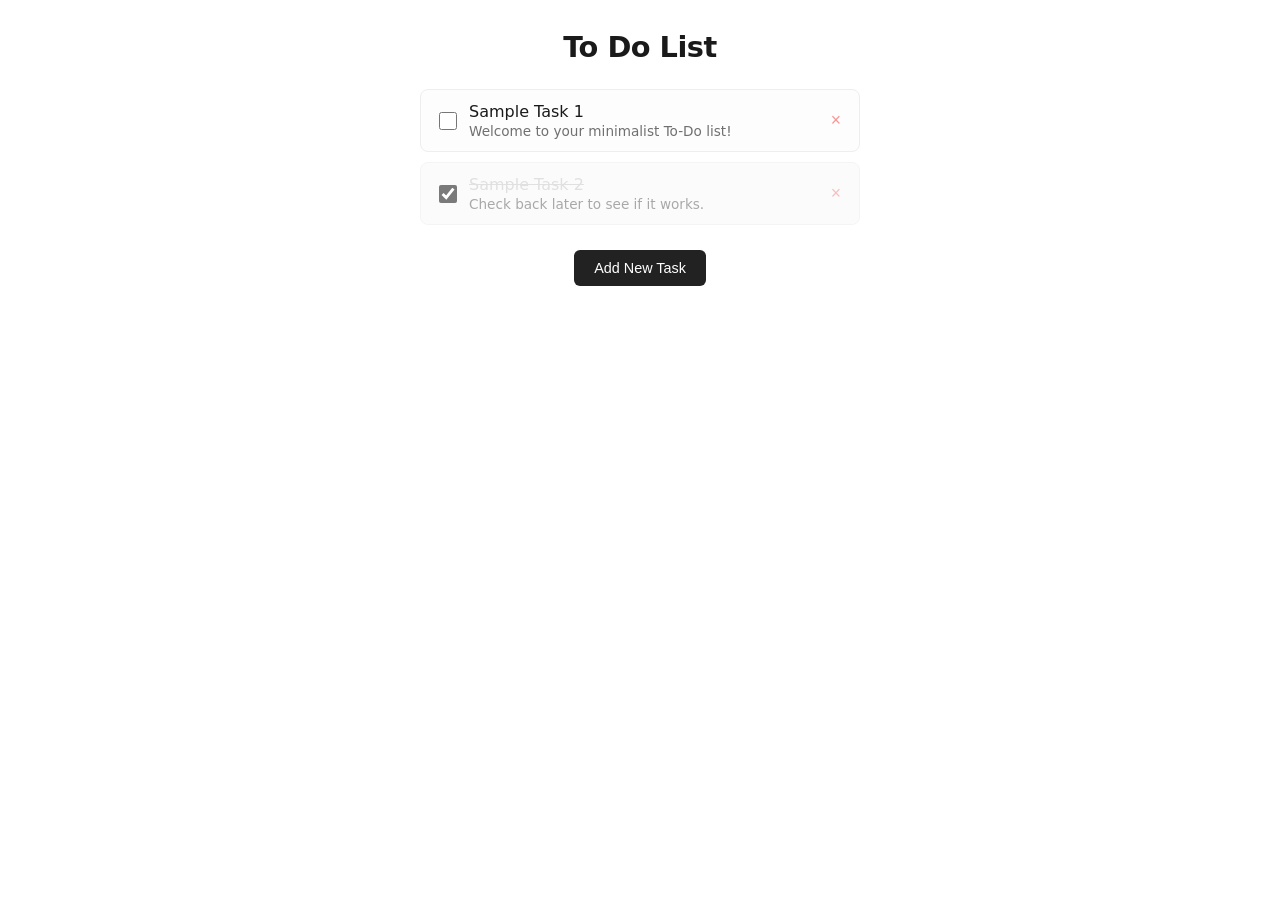
<file: task-1/index.html>
<!DOCTYPE html>
<html lang="en">
<head>
    <meta charset="UTF-8">
    <meta name="viewport" content="width=device-width, initial-scale=1.0">
    <title>Minimalist To-Do List</title>
    <link rel="stylesheet" href="style.css">
    <script src="script.js" defer></script>
</head>
<body>
    <h1>To Do List</h1>
    
    <div id="task-container">
        <!-- Tasks will be rendered here dynamically -->
    </div>

    <button class="add-btn" id="add-task-trigger">Add New Task</button>

    <div id="form-overlay" class="overlay">
        <form id="task-form">
            <h2>New Task</h2>
            <div style="display: flex; flex-direction: column; gap: 5px;">
                <label for="task-name">Title</label>
                <input type="text" id="task-name" placeholder="What needs to be done?" required>
            </div>
            
            <div style="display: flex; flex-direction: column; gap: 5px;">
                <label for="task-description">Description</label>
                <input type="text" id="task-description" placeholder="Add more details (optional)">
            </div>

            <div class="form-actions">
                <button type="button" class="cancel-btn" id="close-form-btn">Cancel</button>
                <button type="submit" id="submit-btn">Add Task</button>
            </div>
        </form>
    </div>
</body>
</html>
</file>
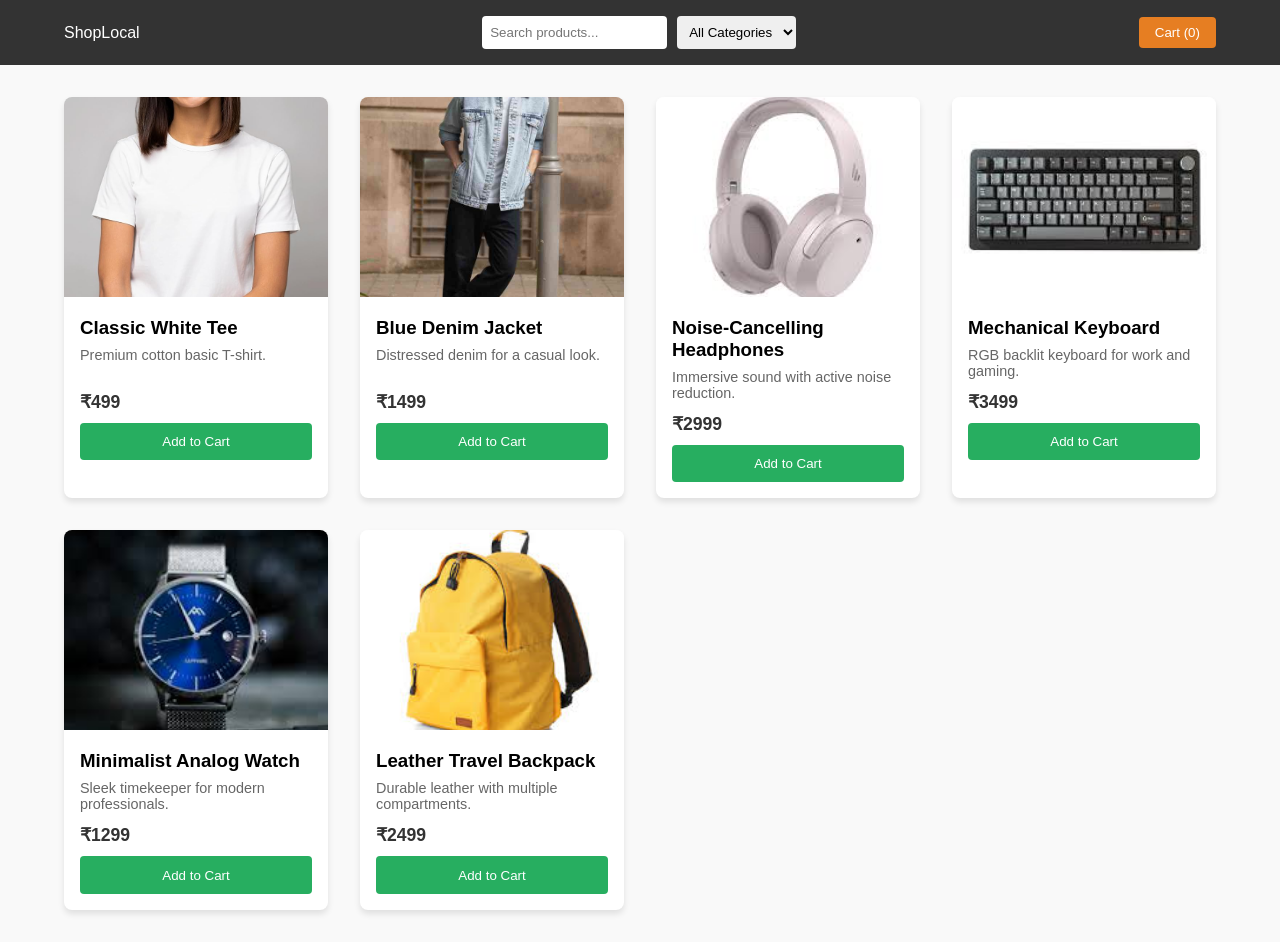
<file: task-10/index.html>
<!DOCTYPE html>
<html lang="en">
<head>
    <meta charset="UTF-8">
    <meta name="viewport" content="width=device-width, initial-scale=1.0">
    <title>Minimal eCommerce</title>
    <link rel="stylesheet" href="style.css">
</head>
<body>
    <header>
        <div class="logo">ShopLocal</div>
        <div class="controls">
            <input type="text" id="search" placeholder="Search products...">
            <select id="filter">
                <option value="all">All Categories</option>
                <option value="Clothing">Clothing</option>
                <option value="Electronics">Electronics</option>
                <option value="Accessories">Accessories</option>
            </select>
        </div>
        <button id="cart-btn">Cart (<span id="cart-count">0</span>)</button>
    </header>

    <main class="container">
        <section id="product-grid" class="grid"></section>
    </main>

    <!-- Shopping Cart Sidebar -->
    <div id="cart-drawer" class="drawer">
        <div class="drawer-header">
            <h2>Your Cart</h2>
            <button id="close-drawer">&times;</button>
        </div>
        <div id="cart-items"></div>
        <div class="drawer-footer">
            <div class="summary">
                <p>Subtotal: ₹<span id="subtotal">0</span></p>
                <p>Tax (18%): ₹<span id="tax">0</span></p>
                <p><strong>Total: ₹<span id="total">0</span></strong></p>
            </div>
            <button class="checkout-btn">Checkout</button>
        </div>
    </div>
    <div id="overlay"></div>

    <script type="module" src="main.js"></script>
</body>
</html>
</file>
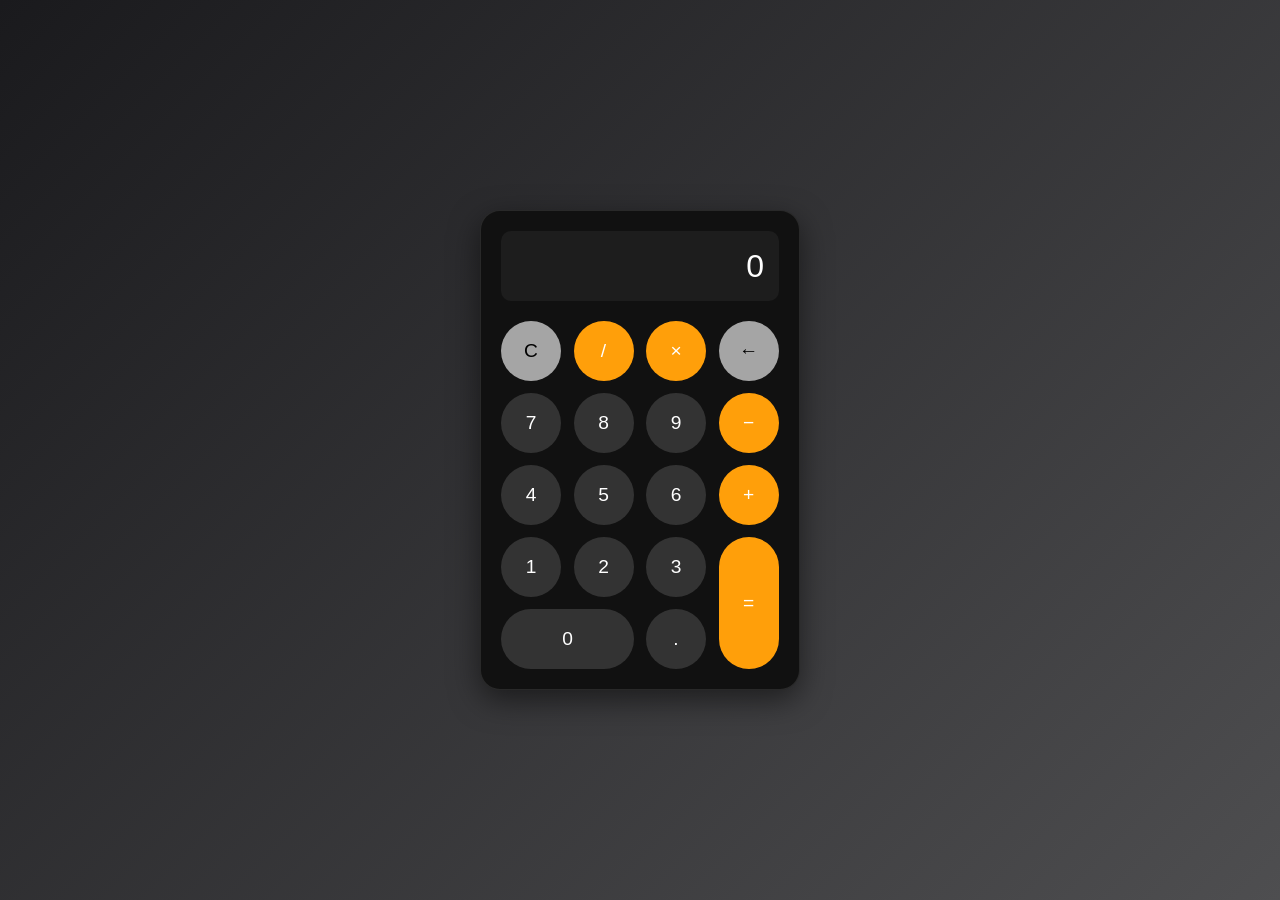
<file: task-2/index.html>
<!DOCTYPE html>
<html lang="en">
<head>
    <meta charset="UTF-8">
    <meta name="viewport" content="width=device-width, initial-scale=1.0">
    <title>Simple Calculator</title>
    <link rel="stylesheet" href="style.css">
</head>
<body>

    <main class="calculator">
        <!-- Semantic output for the result display -->
        <output class="display" id="display">0</output>

        <section class="buttons" id="button-grid">
            <!-- Data attributes used for clean logic separation in the module -->
            <button class="control" data-type="clear">C</button>
            <button class="operator" data-type="operator" data-value="/">/</button>
            <button class="operator" data-type="operator" data-value="*">&times;</button>
            <button class="control" data-type="delete">&larr;</button>

            <button data-type="number" data-value="7">7</button>
            <button data-type="number" data-value="8">8</button>
            <button data-type="number" data-value="9">9</button>
            <button class="operator" data-type="operator" data-value="-">&minus;</button>

            <button data-type="number" data-value="4">4</button>
            <button data-type="number" data-value="5">5</button>
            <button data-type="number" data-value="6">6</button>
            <button class="operator" data-type="operator" data-value="+">+</button>

            <button data-type="number" data-value="1">1</button>
            <button data-type="number" data-value="2">2</button>
            <button data-type="number" data-value="3">3</button>
            
            <button class="equals" data-type="calculate">=</button>

            <button class="zero" data-type="number" data-value="0">0</button>
            <button data-type="number" data-value=".">.</button>
        </section>
    </main>

    <!-- Load main logic as a module to support imports -->
    <script type="module" src="script.js"></script>
</body>
</html>
</file>
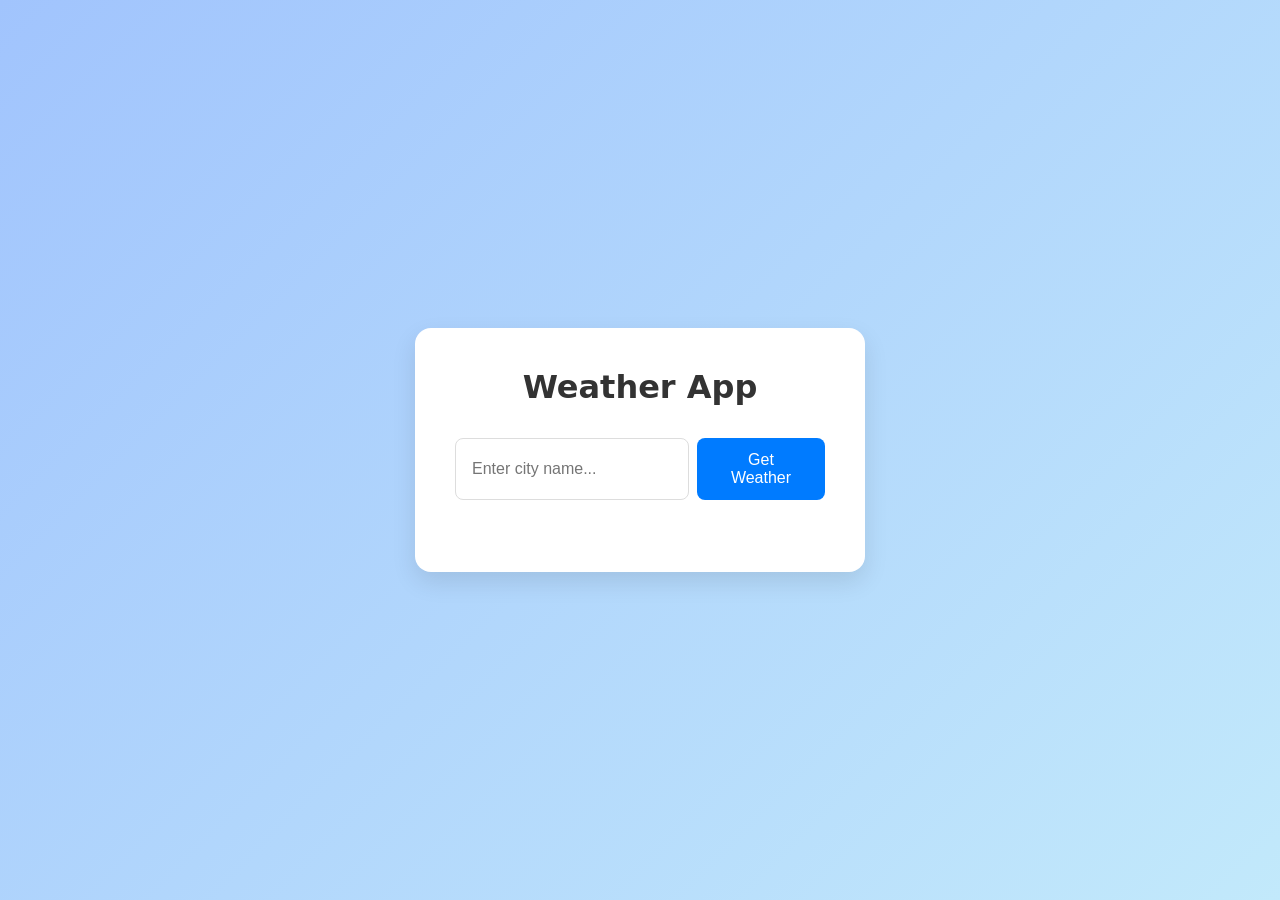
<file: task-4/index.html>
<!DOCTYPE html>
<html lang="en">
<head>
    <meta charset="UTF-8">
    <meta name="viewport" content="width=device-width, initial-scale=1.0">
    <title>Weather App</title>
    <link rel="stylesheet" href="style.css">
</head>
<body>
    <div class="container">
        <h1>Weather App</h1>
        <div class="input-container">
            <input type="text" id="cityInput" placeholder="Enter city name..." autocomplete="off">
            <button id="getWeatherBtn">Get Weather</button>
        </div>
        
        <div id="weatherDisplay" class="weather-info hidden">
            <h2 id="cityNameDisplay">City Name</h2>
            <p id="tempDisplay">Temperature: --°C</p>
            <p id="humidityDisplay">Humidity: --%</p>
            <p id="conditionDisplay">Condition: --</p>
        </div>
        
        <div id="errorDisplay" class="error-message hidden">
            <!-- Error messages will appear here -->
        </div>
    </div>
    <script type="module" src="script.js"></script>
</body>
</html>
</file>
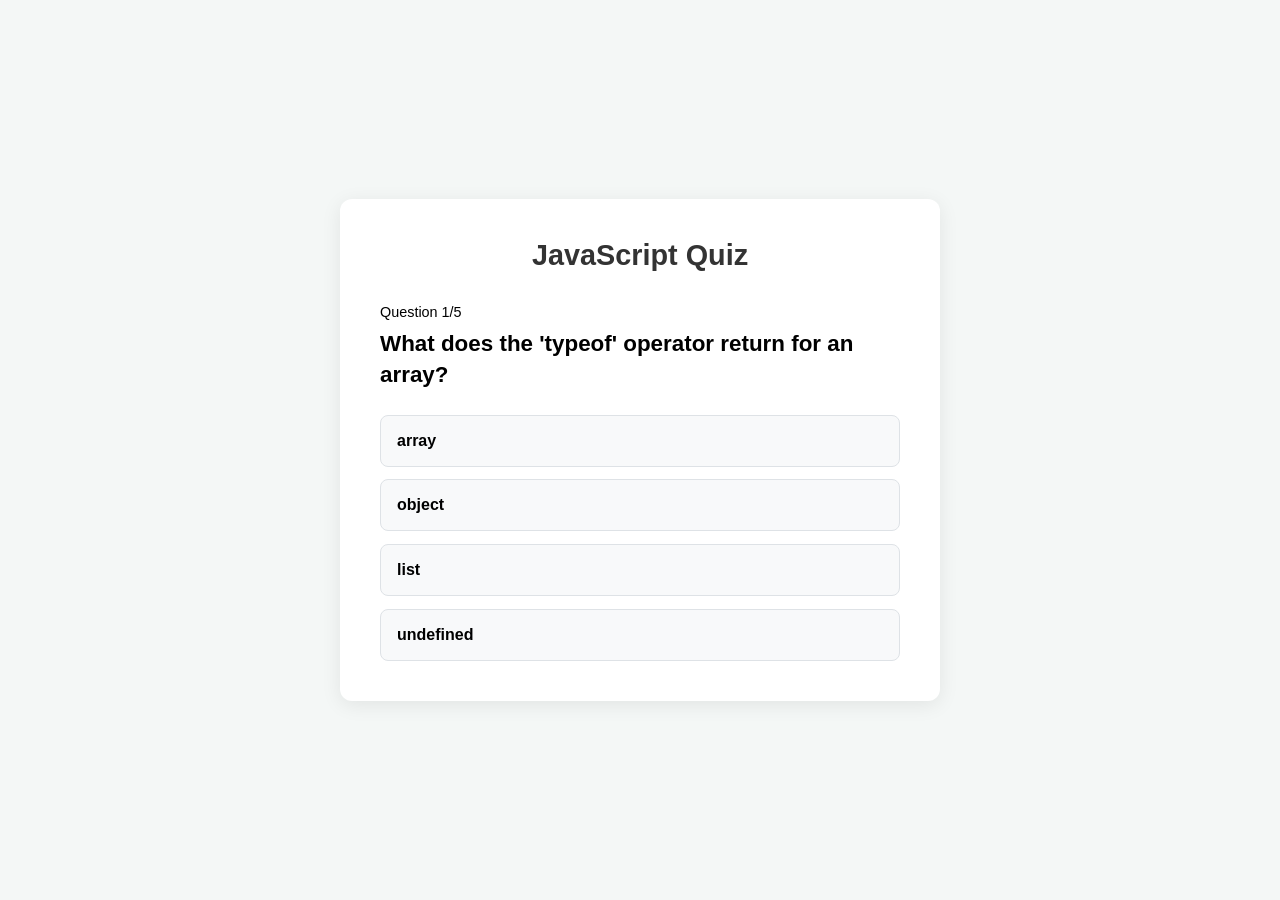
<file: task-5/index.html>
<!DOCTYPE html>
<html lang="en">
<head>
    <meta charset="UTF-8">
    <meta name="viewport" content="width=device-width, initial-scale=1.0">
    <title>Dynamic Quiz App</title>
    <link rel="stylesheet" href="style.css">
</head>
<body>
    <div class="container">
        <h1>JavaScript Quiz</h1>
        
        <!-- Quiz Main Section -->
        <div id="quizContainer">
            <div id="questionContainer">
                <span id="questionCountLabel">Question 1/5</span>
                <h2 id="questionText">Loading question...</h2>
                <div id="optionsContainer">
                    <!-- Options will be injected here by JS -->
                </div>
            </div>
            
            <div id="feedbackContainer" class="hidden">
                <p id="explanationLabel"></p>
                <button id="nextBtn">Next Question</button>
            </div>
        </div>

        <!-- Result Section -->
        <div id="resultContainer" class="hidden">
            <h2>Quiz Completed!</h2>
            <p id="finalScoreDisplay"></p>
            <button id="restartBtn">Restart Quiz</button>
        </div>
    </div>

    <script src="script.js"></script>
</body>
</html>
</file>
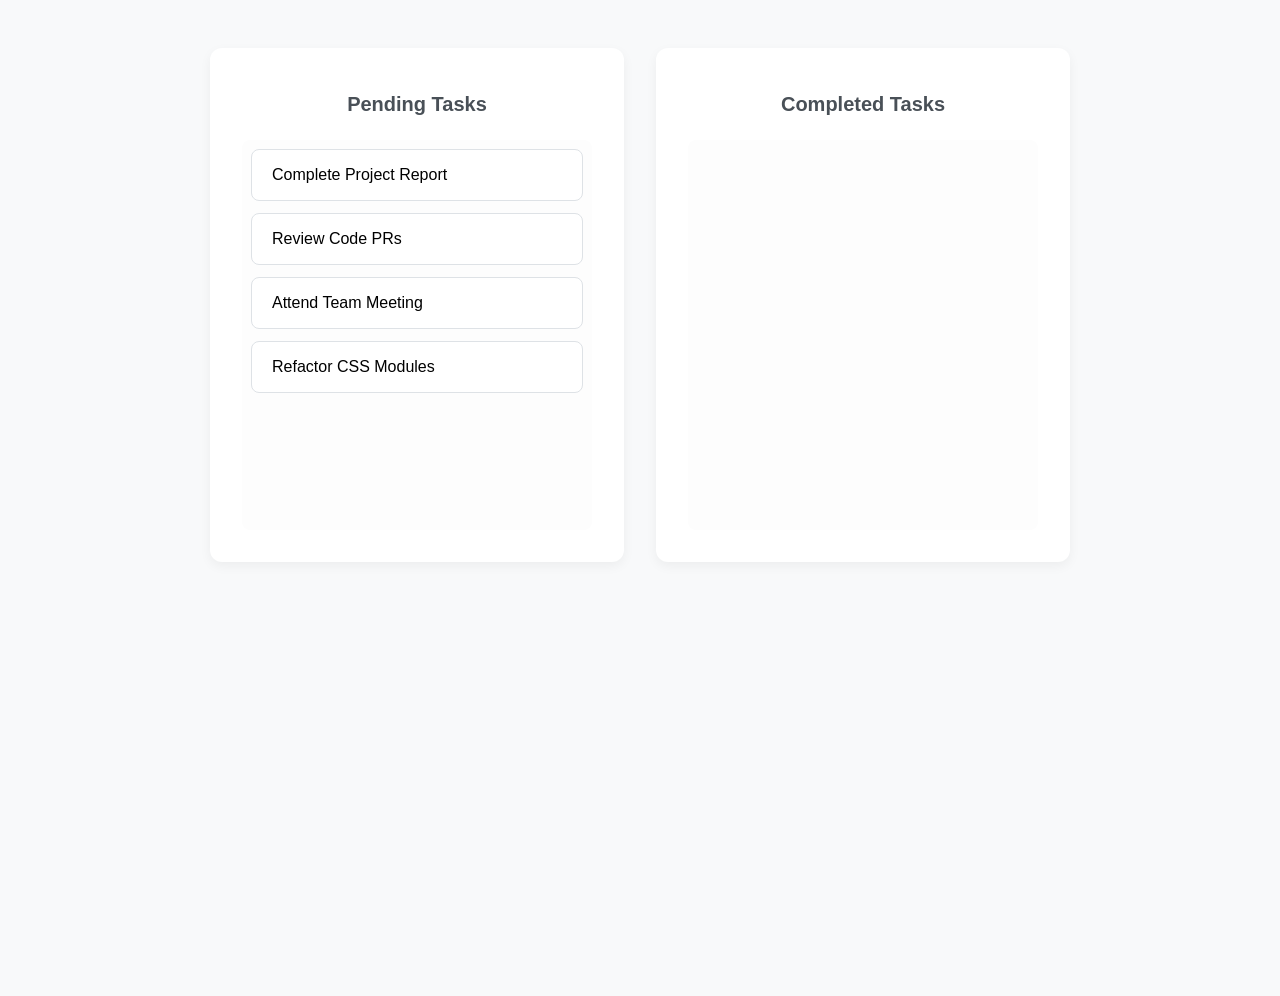
<file: task-6/index.html>
<!DOCTYPE html>
<html lang="en">
<head>
    <meta charset="UTF-8">
    <meta name="viewport" content="width=device-width, initial-scale=1.0">
    <title>Drag & Drop | Multi-List</title>
    <link rel="stylesheet" href="style.css">
</head>
<body>
    <div class="main-container">
        <!-- Container 1 -->
        <div class="container">
            <h1>Pending Tasks</h1>
            <ul id="list1" class="draggable-list">
                <li class="draggable-item" draggable="true">Complete Project Report</li>
                <li class="draggable-item" draggable="true">Review Code PRs</li>
                <li class="draggable-item" draggable="true">Attend Team Meeting</li>
                <li class="draggable-item" draggable="true">Refactor CSS Modules</li>
            </ul>
        </div>

        <!-- Container 2 - Initially Empty -->
        <div class="container">
            <h1>Completed Tasks</h1>
            <ul id="list2" class="draggable-list">
                <!-- Drop tasks here to move them to Completed -->
            </ul>
        </div>
    </div>
    <script src="script.js"></script>
</body>
</html>
</file>
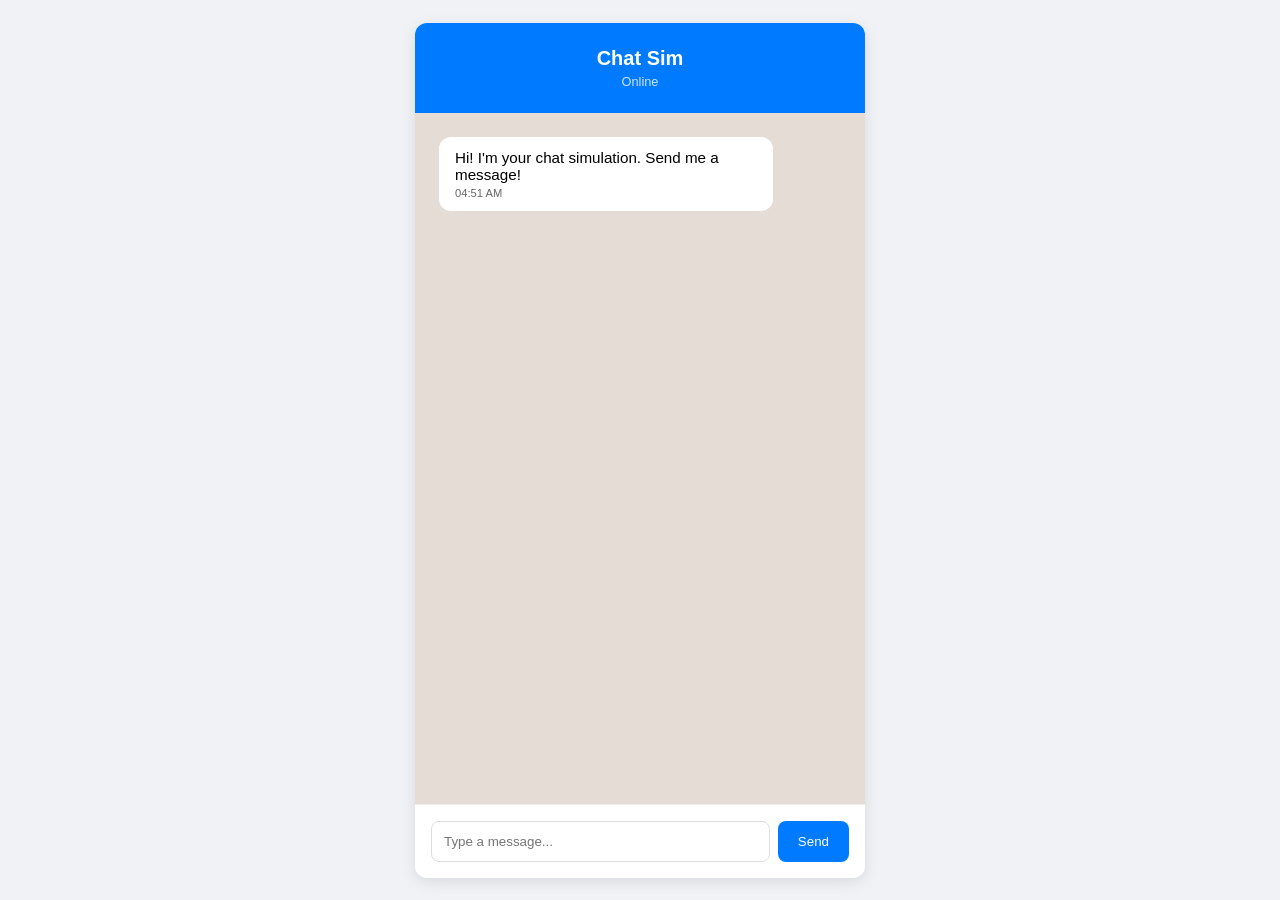
<file: task-7/index.html>
<!DOCTYPE html>
<html lang="en">
<head>
    <meta charset="UTF-8">
    <meta name="viewport" content="width=device-width, initial-scale=1.0">
    <title>Real-time Chat Simulation</title>
    <link rel="stylesheet" href="style.css">
</head>
<body>
    <div class="chat-container">
        <header>
            <h2>Chat Sim</h2>
            <p id="chatStatus">Online</p>
        </header>

        <div id="chatWindow" class="chat-window">
            <!-- Messages will appear here -->
        </div>

        <div class="input-area">
            <input type="text" id="userInput" placeholder="Type a message..." autocomplete="off">
            <button id="sendBtn">Send</button>
        </div>
    </div>
    <script src="script.js"></script>
</body>
</html>
</file>
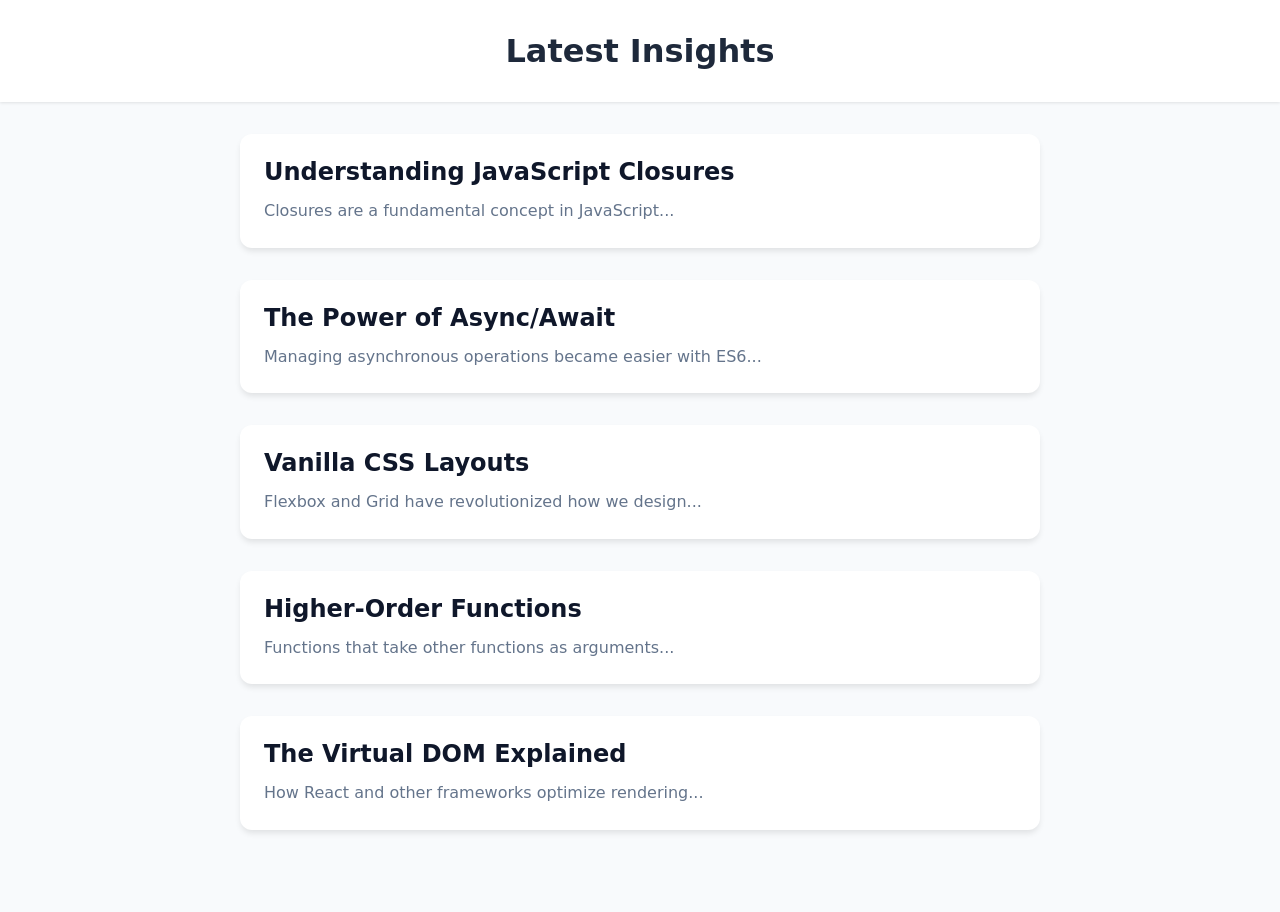
<file: task-9/index.html>
<!DOCTYPE html>
<html lang="en">
<head>
    <meta charset="UTF-8">
    <meta name="viewport" content="width=device-width, initial-scale=1.0">
    <title>Infinite Scroll Loader</title>
    <link rel="stylesheet" href="style.css">
</head>
<body>
    <header>
        <h1>Latest Insights</h1>
    </header>

    <main id="post-container">
        <!-- Posts will be dynamically added here -->
    </main>

    <div id="loader" class="loader">
        <div class="dot"></div>
        <div class="dot"></div>
        <div class="dot"></div>
    </div>

    <script src="script.js"></script>
</body>
</html>
</file>
<file: task-1/style.css>
/* Variables for a clean, neutral theme */
:root {
    --bg-color: #ffffff;
    --card-bg: #fdfdfd;
    --text-main: #1a1a1a;
    --text-secondary: #707070;
    --accent: #222222;
    --accent-hover: #000000;
    --border-color: #eeeeee;
    --complete-text: #cccccc;
}

/* Reset and base styles */
* {
    box-sizing: border-box;
    margin: 0;
    padding: 0;
}

body {
    font-family: -apple-system, system-ui, sans-serif;
    background-color: var(--bg-color);
    color: var(--text-main);
    display: flex;
    flex-direction: column;
    align-items: center;
    padding: 30px 15px;
}

/* Heading styles */
h1 {
    font-size: 1.8rem;
    font-weight: 600;
    margin-bottom: 25px;
    letter-spacing: -0.5px;
}

/* Container for tasks */
#task-container {
    width: 100%;
    max-width: 440px;
    display: flex;
    flex-direction: column;
    gap: 10px;
    margin-bottom: 25px;
}

/* Individual task card styles */
.task-item {
    background: var(--card-bg);
    padding: 12px 18px;
    border-radius: 8px;
    display: flex;
    align-items: center;
    gap: 12px;
    border: 1px solid var(--border-color);
    transition: all 0.2s ease;
}

.task-item:hover {
    border-color: #ddd;
}

/* Custom checkbox appearance */
.task-check {
    width: 18px;
    height: 18px;
    cursor: pointer;
    accent-color: var(--accent);
}

.task-component {
    flex-grow: 1;
}

/* Task details */
.task-component h3 {
    font-size: 1rem;
    font-weight: 500;
    margin-bottom: 2px;
}

.task-component p {
    font-size: 0.85rem;
    color: var(--text-secondary);
}

/* Strikethrough for completed tasks */
.task-item.completed {
    background-color: #fafafa;
    opacity: 0.6;
}

.task-item.completed .task-component h3 {
    text-decoration: line-through;
    color: var(--complete-text);
}

/* Red delete button */
.delete-btn {
    background: none;
    border: none;
    color: #e00;
    cursor: pointer;
    font-size: 1.1rem;
    opacity: 0.4;
    transition: opacity 0.2s;
}

.delete-btn:hover {
    opacity: 1;
}

/* "Add New Task" button */
.add-btn {
    background-color: var(--accent);
    color: white;
    border: none;
    padding: 10px 20px;
    border-radius: 6px;
    font-weight: 500;
    font-size: 0.9rem;
    cursor: pointer;
    transition: background-color 0.2s;
}

.add-btn:hover {
    background-color: var(--accent-hover);
}

/* Full-screen modal overlay */
#form-overlay {
    position: fixed;
    top: 0;
    left: 0;
    width: 100vw;
    height: 100vh;
    background: rgba(255, 255, 255, 0.9);
    display: none;
    justify-content: center;
    align-items: center;
    z-index: 100;
}

#form-overlay.active {
    display: flex;
}

/* Task creation form */
#task-form {
    padding: 25px;
    width: 90%;
    max-width: 360px;
    display: flex;
    flex-direction: column;
    gap: 12px;
    border: 1px solid #eee;
    background: #fff;
    border-radius: 8px;
}

#task-form h2 {
    font-size: 1.3rem;
    margin-bottom: 5px;
}

#task-form label {
    font-size: 0.75rem;
    font-weight: 600;
    color: var(--text-secondary);
    text-transform: uppercase;
}

/* User input fields */
#task-form input {
    padding: 10px;
    border: 1px solid #ddd;
    border-radius: 6px;
    font-size: 0.95rem;
    outline: none;
}

/* Submit and cancel actions */
.form-actions {
    display: flex;
    gap: 8px;
    margin-top: 10px;
}

#submit-btn {
    background-color: var(--accent);
    color: white;
    border: none;
    padding: 10px;
    border-radius: 6px;
    font-weight: 600;
    cursor: pointer;
    flex: 2;
}

.cancel-btn {
    background: #f4f4f4;
    border: none;
    padding: 10px;
    border-radius: 6px;
    font-weight: 500;
    cursor: pointer;
    flex: 1;
}
</file>
<file: task-10/style.css>
* {
    margin: 0;
    padding: 0;
    box-sizing: border-box;
    font-family: 'Segoe UI', Tahoma, Geneva, Verdana, sans-serif;
}

body {
    background-color: #f9f9f9;
}

header {
    background: #333;
    color: white;
    padding: 1rem 5%;
    display: flex;
    justify-content: space-between;
    align-items: center;
    position: sticky;
    top: 0;
    z-index: 100;
}

.controls {
    display: flex;
    gap: 10px;
}

#search, #filter {
    padding: 0.5rem;
    border-radius: 4px;
    border: none;
}

#cart-btn {
    background: #e67e22;
    color: white;
    border: none;
    padding: 0.5rem 1rem;
    cursor: pointer;
    border-radius: 4px;
}

.container {
    padding: 2rem 5%;
}

.grid {
    display: grid;
    grid-template-columns: repeat(auto-fill, minmax(250px, 1fr));
    gap: 2rem;
}

.product-card {
    background: white;
    border-radius: 8px;
    overflow: hidden;
    box-shadow: 0 4px 6px rgba(0,0,0,0.1);
    transition: 0.3s;
}

.product-card:hover {
    transform: scale(1.02);
}

.product-card img {
    width: 100%;
    height: 200px;
    object-fit: cover;
    background: #eee;
}

.product-info {
    padding: 1rem;
}

.product-info h3 { margin-bottom: 0.5rem; }
.product-info p { color: #666; font-size: 0.9rem; height: 35px; }
.price { font-weight: bold; font-size: 1.1rem; color: #333; display: block; margin: 10px 0; }

.add-btn {
    width: 100%;
    background: #27ae60;
    color: white;
    border: none;
    padding: 0.7rem;
    cursor: pointer;
    border-radius: 4px;
}

/* Sidebar Drawer Style */
.drawer {
    position: fixed;
    right: -400px;
    top: 0;
    width: 350px;
    height: 100%;
    background: white;
    box-shadow: -2px 0 10px rgba(0,0,0,0.1);
    z-index: 1000;
    transition: 0.3s;
    display: flex;
    flex-direction: column;
}

.drawer.open { right: 0; }

.drawer-header {
    background: #333;
    color: white;
    padding: 1.2rem;
    display: flex;
    justify-content: space-between;
    align-items: center;
}

#close-drawer {
    background: none;
    border: 1px solid #555;
    color: white;
    font-size: 1.2rem;
    cursor: pointer;
    width: 32px;
    height: 32px;
    border-radius: 50%;
    display: flex;
    align-items: center;
    justify-content: center;
    transition: 0.2s;
}

#close-drawer:hover {
    background: #444;
    border-color: #777;
}

#cart-items {
    flex: 1;
    overflow-y: auto;
    padding: 1rem;
}

.cart-item {
    display: flex;
    align-items: center;
    gap: 15px;
    margin-bottom: 1.2rem;
    border-bottom: 1px solid #eee;
    padding-bottom: 0.8rem;
}

.cart-item img { 
    width: 60px; 
    height: 60px; 
    object-fit: cover; 
    border-radius: 4px;
}

.cart-item-info {
    flex: 1;
}

.cart-item-info h4 {
    font-size: 1rem;
    margin-bottom: 4px;
}

.qty-controls {
    display: flex;
    align-items: center;
    gap: 10px;
    margin-top: 8px;
}

.qty-controls button {
    padding: 4px 10px;
    cursor: pointer;
    background: #f1f1f1;
    border: 1px solid #ddd;
    border-radius: 4px;
    font-weight: bold;
}

.qty-controls button:hover {
    background: #e9e9e9;
}

.remove-btn {
    background: #ff4757;
    color: white;
    border: none;
    padding: 6px 12px;
    border-radius: 4px;
    cursor: pointer;
    font-size: 0.8rem;
    transition: 0.2s;
}

.remove-btn:hover {
    background: #ff6b81;
}

.drawer-footer {
    padding: 1rem;
    background: #f1f1f1;
}

.checkout-btn {
    width: 100%;
    background: #e67e22;
    color: white;
    border: none;
    padding: 1rem;
    margin-top: 10px;
    cursor: pointer;
}

#overlay {
    position: fixed;
    top: 0;
    left: 0;
    width: 100%;
    height: 100%;
    background: rgba(0,0,0,0.5);
    display: none;
    z-index: 999;
}

#overlay.active { display: block; }
</file>
<file: task-2/style.css>
/* Reset defaults and set main font */
* {
    margin: 0;
    padding: 0;
    box-sizing: border-box;
    font-family: 'Segoe UI', sans-serif;
}

/* Center calculator on screen */
body {
    display: flex;
    justify-content: center;
    align-items: center;
    min-height: 100vh;
    background: linear-gradient(135deg, #1A1A1D, #4E4E50);
}

/* Main calculator frame and shadow */
.calculator {
    width: 320px;
    background: #111;
    border-radius: 20px;
    padding: 20px;
    box-shadow: 0 10px 30px rgba(0, 0, 0, 0.5);
    border: 1px solid rgba(255, 255, 255, 0.1);
}

/* Result display area styling */
.display {
    width: 100%;
    height: 70px;
    background: rgba(255, 255, 255, 0.05);
    color: #fff;
    font-size: 2rem;
    display: flex;
    justify-content: flex-end;
    align-items: center;
    padding: 0 15px;
    border-radius: 10px;
    margin-bottom: 20px;
    word-break: break-all;
}

/* Grid layout for buttons */
.buttons {
    display: grid;
    grid-template-columns: repeat(4, 1fr);
    gap: 12px;
}

/* Default button design */
button {
    height: 60px;
    width: 60px;
    border: none;
    border-radius: 50%;
    background: #333;
    color: #fff;
    font-size: 1.2rem;
    cursor: pointer;
    transition: all 0.2s ease;
}

/* Hover effect with slight lift */
button:hover {
    background: #444;
    transform: translateY(-2px);
}

/* Tactile press effect */
button:active {
    transform: translateY(1px);
}

/* Operator and control button coloring */
.operator { background: #FF9F0A; }
.operator:hover { background: #FFB340; }

.control { background: #A5A5A5; color: #000; }
.control:hover { background: #D4D4D2; }

/* Special layout for equals and zero buttons */
.equals {
    background: #FF9F0A;
    grid-row: span 2;
    height: 100%;
    border-radius: 30px;
}

.zero {
    grid-column: span 2;
    width: 100%;
    border-radius: 30px;
}
</file>
<file: task-4/style.css>
:root {
    --primary-color: #007bff;
    --secondary-color: #f8f9fa;
    --text-color: #333;
    --error-color: #d9534f;
    --bg-gradient: linear-gradient(135deg, #a1c4fd 0%, #c2e9fb 100%);
}

* {
    margin: 0;
    padding: 0;
    box-sizing: border-box;
}

body {
    font-family: 'Inter', system-ui, -apple-system, sans-serif;
    background: var(--bg-gradient);
    min-height: 100vh;
    display: flex;
    justify-content: center;
    align-items: center;
    color: var(--text-color);
}

.container {
    background-color: #ffffff;
    padding: 2.5rem;
    border-radius: 1rem;
    box-shadow: 0 10px 25px rgba(0, 0, 0, 0.1);
    width: 90%;
    max-width: 450px;
    text-align: center;
}

h1 {
    margin-bottom: 2rem;
    font-weight: 700;
}

.input-container {
    display: flex;
    gap: 0.5rem;
    margin-bottom: 2rem;
}

input {
    flex: 1;
    padding: 0.8rem 1rem;
    border: 1px solid #ddd;
    border-radius: 0.5rem;
    font-size: 1rem;
    outline: none;
    transition: border-color 0.3s;
}

input:focus {
    border-color: var(--primary-color);
}

button {
    padding: 0.8rem 1.2rem;
    background-color: var(--primary-color);
    color: white;
    border: none;
    border-radius: 0.5rem;
    font-size: 1rem;
    cursor: pointer;
    transition: background-color 0.3s, transform 0.1s;
}

button:hover {
    background-color: #0056b3;
}

button:active {
    transform: translateY(1px);
}

.weather-info {
    margin-top: 2rem;
    padding: 1.5rem;
    background-color: var(--secondary-color);
    border-radius: 0.8rem;
    animation: fadeIn 0.5s ease-in-out;
}

.weather-info h2 {
    margin-bottom: 1rem;
    font-size: 1.8rem;
}

.weather-info p {
    margin: 0.5rem 0;
    font-size: 1.1rem;
}

.error-message {
    color: var(--error-color);
    margin-top: 1.5rem;
    font-weight: 500;
    padding: 1rem;
    background-color: #f8dbdb;
    border-radius: 0.5rem;
}

.hidden {
    display: none;
}

/* Quick transition for dynamic loading */
@keyframes fadeIn {
    from { opacity: 0; transform: translateY(10px); }
    to { opacity: 1; transform: translateY(0); }
}
</file>
<file: task-5/style.css>
:root {
    --primary-color: #4CAF50;
    --secondary-color: #2196F3;
    --background-color: #f4f7f6;
    --text-color: #333;
    --correct-bg: #e8f5e9;
    --correct-text: #2e7d32;
    --wrong-bg: #ffebee;
    --wrong-text: #c62828;
}

* {
    margin: 0;
    padding: 0;
    box-sizing: border-box;
}

body {
    font-family: 'Segoe UI', Tahoma, Geneva, Verdana, sans-serif;
    background-color: var(--background-color);
    min-height: 100vh;
    display: flex;
    justify-content: center;
    align-items: center;
    padding: 1rem;
}

.container {
    background-color: #ffffff;
    max-width: 600px;
    width: 100%;
    padding: 2.5rem;
    border-radius: 12px;
    box-shadow: 0 4px 20px rgba(0, 0, 0, 0.08);
}

h1 {
    text-align: center;
    margin-bottom: 2rem;
    color: var(--text-color);
    font-size: 1.8rem;
}

#questionCountLabel {
    font-size: 0.9rem;
    color: black;
    margin-bottom: 0.5rem;
    display: block;
}

h2 {
    margin-bottom: 1.5rem;
    font-size: 1.4rem;
    line-height: 1.4;
}

#optionsContainer {
    display: flex;
    flex-direction: column;
    gap: 0.8rem;
}

.option-btn {
    padding: 1rem;
    font-size: 1rem;
    text-align: left;
    background-color: #f8f9fa;
    border: 1px solid #dee2e6;
    border-radius: 8px;
    cursor: pointer;
    transition: all 0.2s ease;
}

.option-btn:hover {
    background-color: #e9ecef;
    border-color: #ced4da;
}

.option-btn.correct {
    background-color: var(--correct-bg);
    color: var(--correct-text);
    border-color: var(--correct-text);
}

.option-btn.wrong {
    background-color: var(--wrong-bg);
    color: var(--wrong-text);
    border-color: var(--wrong-text);
}

/* For feedback area */
#feedbackContainer {
    margin-top: 2rem;
    padding-top: 1.5rem;
    border-top: 1px dashed #ddd;
    text-align: center;
}

#explanationLabel {
    font-style: italic;
    color: #666;
    margin-bottom: 1rem;
    display: block;
}

#resultContainer {
    text-align: center;
}

button {
    padding: 0.8rem 2rem;
    font-size: 1rem;
    border-radius: 8px;
    border: none;
    cursor: pointer;
    background-color: var(--secondary-color);
    color: black;
    font-weight: 600;
}

button:hover {
    opacity: 0.9;
}

.hidden {
    display: none;
}
</file>
<file: task-6/style.css>
:root {
    --bg-color: #f8f9fa;
    --item-bg: #fff;
    --border-color: #dee2e6;
    --dragging-color: #e9ecef;
    --primary-color: #0d6efd;
    --empty-bg: #fdfdfd;
}

body {
    margin: 0;
    font-family: 'Segoe UI', Tahoma, Geneva, Verdana, sans-serif;
    background-color: var(--bg-color);
}

.main-container {
    display: flex;
    justify-content: center;
    align-items: flex-start;
    gap: 2rem;
    padding: 3rem;
    min-height: 100vh;
}

.container {
    background-color: var(--item-bg);
    padding: 2rem;
    border-radius: 12px;
    box-shadow: 0 4px 12px rgba(0, 0, 0, 0.05);
    width: 350px;
    min-height: 50vh;
    display: flex;
    flex-direction: column;
}

h1 {
    font-size: 1.25rem;
    font-weight: 700;
    margin-bottom: 1.5rem;
    text-align: center;
    color: #495057;
}

.draggable-list {
    list-style: none;
    padding: 0.5rem;
    margin: 0;
    flex-grow: 1; /* Allow the list to take all space in the container */
    background-color: var(--empty-bg);
    border: 1.5px dashed transparent;
    border-radius: 8px;
    transition: background-color 0.2s, border-color 0.2s;
}

.draggable-list.over-list {
    background-color: #f0f7ff;
    border-color: var(--primary-color);
}

.draggable-item {
    padding: 1rem 1.25rem;
    background-color: var(--item-bg);
    border: 1px solid var(--border-color);
    border-radius: 8px;
    margin-bottom: 0.75rem;
    cursor: grab;
}

.draggable-item:active {
    cursor: grabbing;
}

.draggable-item.dragging {
    opacity: 0.4;
    background-color: var(--dragging-color);
}

/* Minimalist feedback when hovering items */
.draggable-item.over {
    border-top: 2.5px solid var(--primary-color);
}
</file>
<file: task-7/style.css>
body {
    background-color: #f0f2f5;
    font-family: -apple-system, BlinkMacSystemFont, "Segoe UI", Roboto, Helvetica, Arial, sans-serif;
    margin: 0;
    display: flex;
    justify-content: center;
    align-items: center;
    height: 100vh;
}

.chat-container {
    width: 100%;
    max-width: 450px;
    background: #fff;
    border-radius: 12px;
    box-shadow: 0 4px 15px rgba(0,0,0,0.1);
    display: flex;
    flex-direction: column;
    height: 95vh;
    overflow: hidden;
}

header {
    background: #007bff;
    color: #fff;
    padding: 1.5rem;
    text-align: center;
}

header h2 { margin: 0; font-size: 1.25rem; }
header p { margin: 0.25rem 0 0; font-size: 0.8rem; opacity: 0.8; }

.chat-window {
    flex: 1;
    padding: 1.5rem;
    overflow-y: auto;
    background-color: #e5ddd5;
}

.message {
    margin-bottom: 1rem;
    padding: 0.75rem 1rem;
    border-radius: 12px;
    max-width: 75%;
    font-size: 0.95rem;
    position: relative;
}

.message .timestamp {
    display: block;
    font-size: 0.7rem;
    margin-top: 0.25rem;
    opacity: 0.6;
}

.sent {
    background-color: #dcf8c6;
    margin-left: auto;
}

.received {
    background-color: #fff;
    margin-right: auto;
}

.input-area {
    padding: 1rem;
    display: flex;
    gap: 0.5rem;
    border-top: 1px solid #eee;
}

input {
    flex: 1;
    padding: 0.75rem;
    border: 1px solid #ddd;
    border-radius: 8px;
    outline: none;
}

button {
    padding: 0.75rem 1.25rem;
    background-color: #007bff;
    color: #fff;
    border: none;
    border-radius: 8px;
    cursor: pointer;
}

button:hover { background-color: #0056b3; }
</file>
<file: task-9/style.css>
* {
    margin: 0;
    padding: 0;
    box-sizing: border-box;
    font-family: 'Inter', system-ui, sans-serif;
}

body {
    background: #f8fafc;
    color: #1e293b;
    padding-bottom: 50px;
}

header {
    background: #fff;
    padding: 2rem;
    text-align: center;
    box-shadow: 0 1px 3px rgba(0,0,0,0.1);
    position: sticky;
    top: 0;
    z-index: 10;
}

#post-container {
    max-width: 800px;
    margin: 2rem auto;
}

.post {
    background: white;
    padding: 1.5rem;
    margin-bottom: 2rem;
    border-radius: 12px;
    box-shadow: 0 4px 6px -1px rgba(0, 0, 0, 0.1);
    transition: transform 0.2s ease;
}

.post:hover {
    transform: translateY(-2px);
}

.post h2 {
    color: #0f172a;
    margin-bottom: 0.75rem;
}

.post p {
    color: #64748b;
    line-height: 1.6;
}

.loader {
    display: none;
    justify-content: center;
    gap: 8px;
    margin: 20px 0;
}

.loader.active {
    display: flex;
}

.dot {
    width: 12px;
    height: 12px;
    background: #2563eb;
    border-radius: 50%;
    animation: bounce 0.6s infinite alternate;
}

.dot:nth-child(2) { animation-delay: 0.2s; }
.dot:nth-child(3) { animation-delay: 0.4s; }

@keyframes bounce {
    to { transform: translateY(-10px); }
}
</file>
